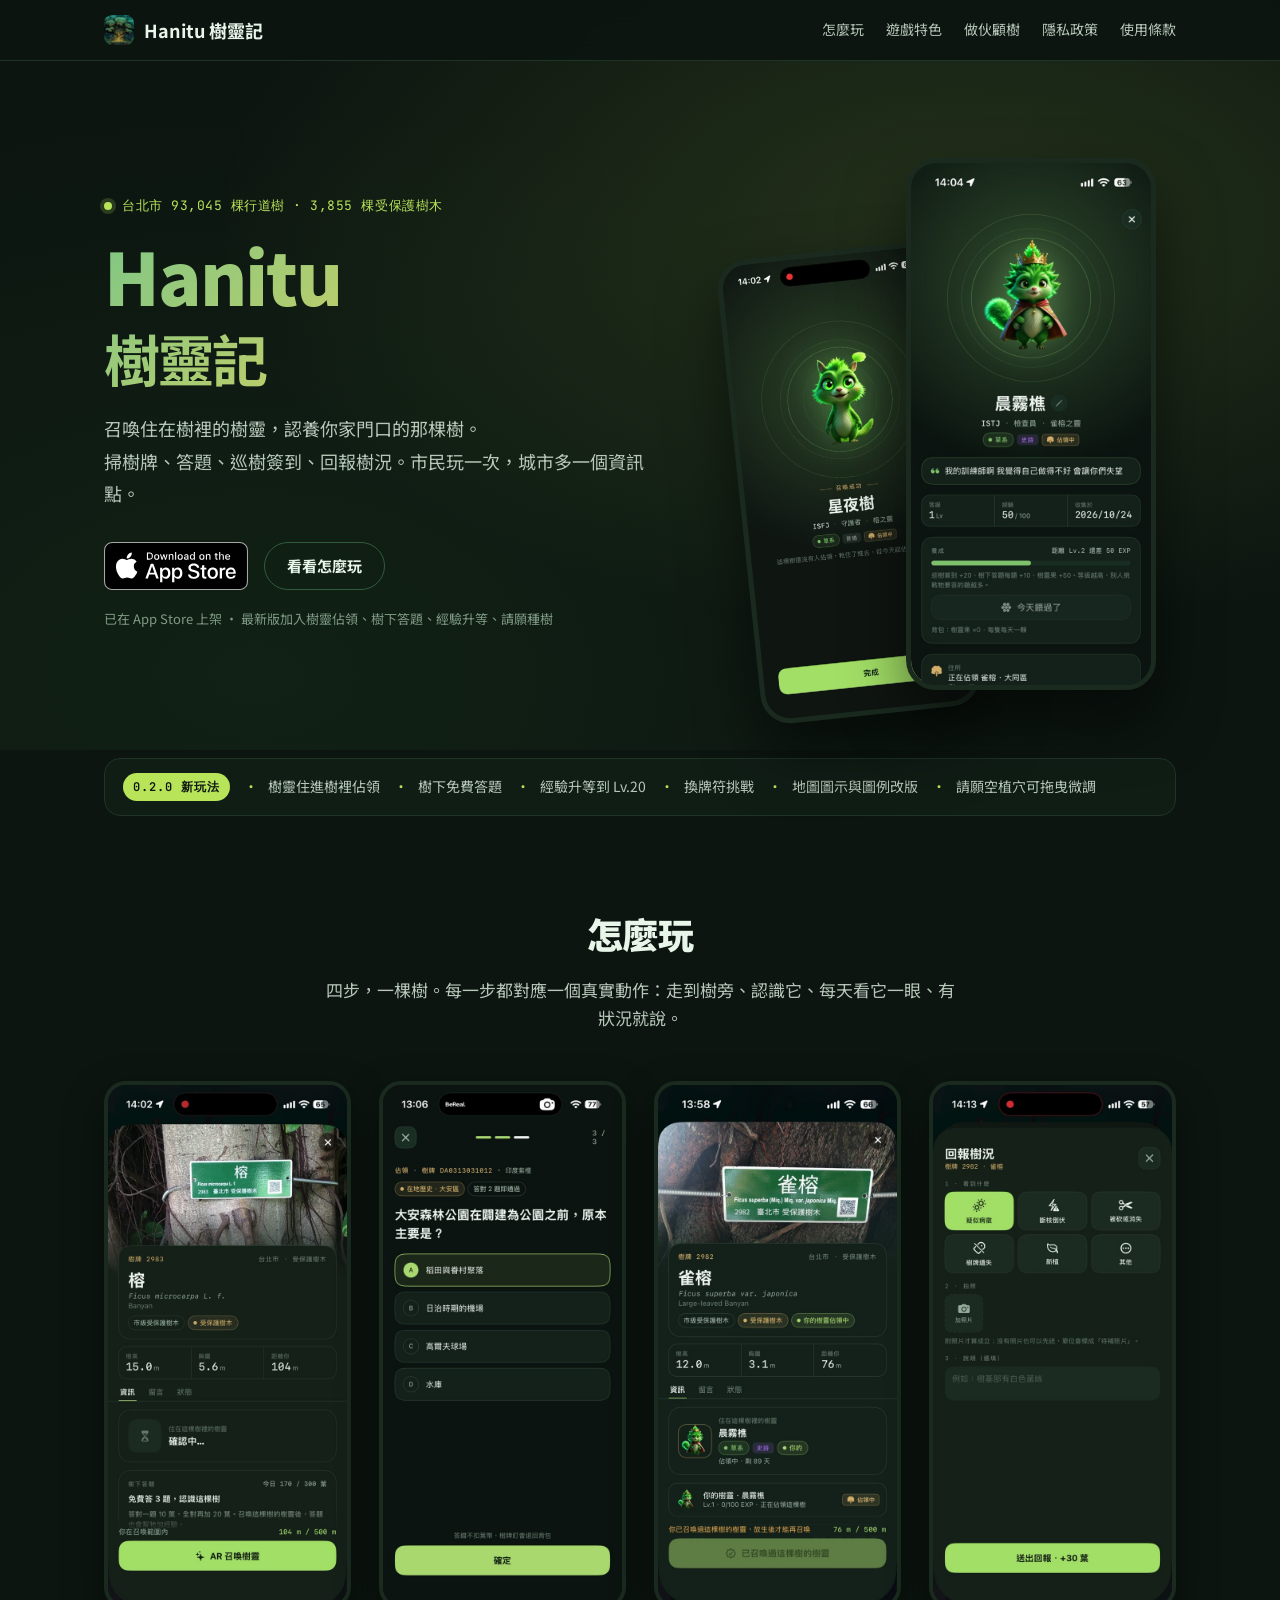
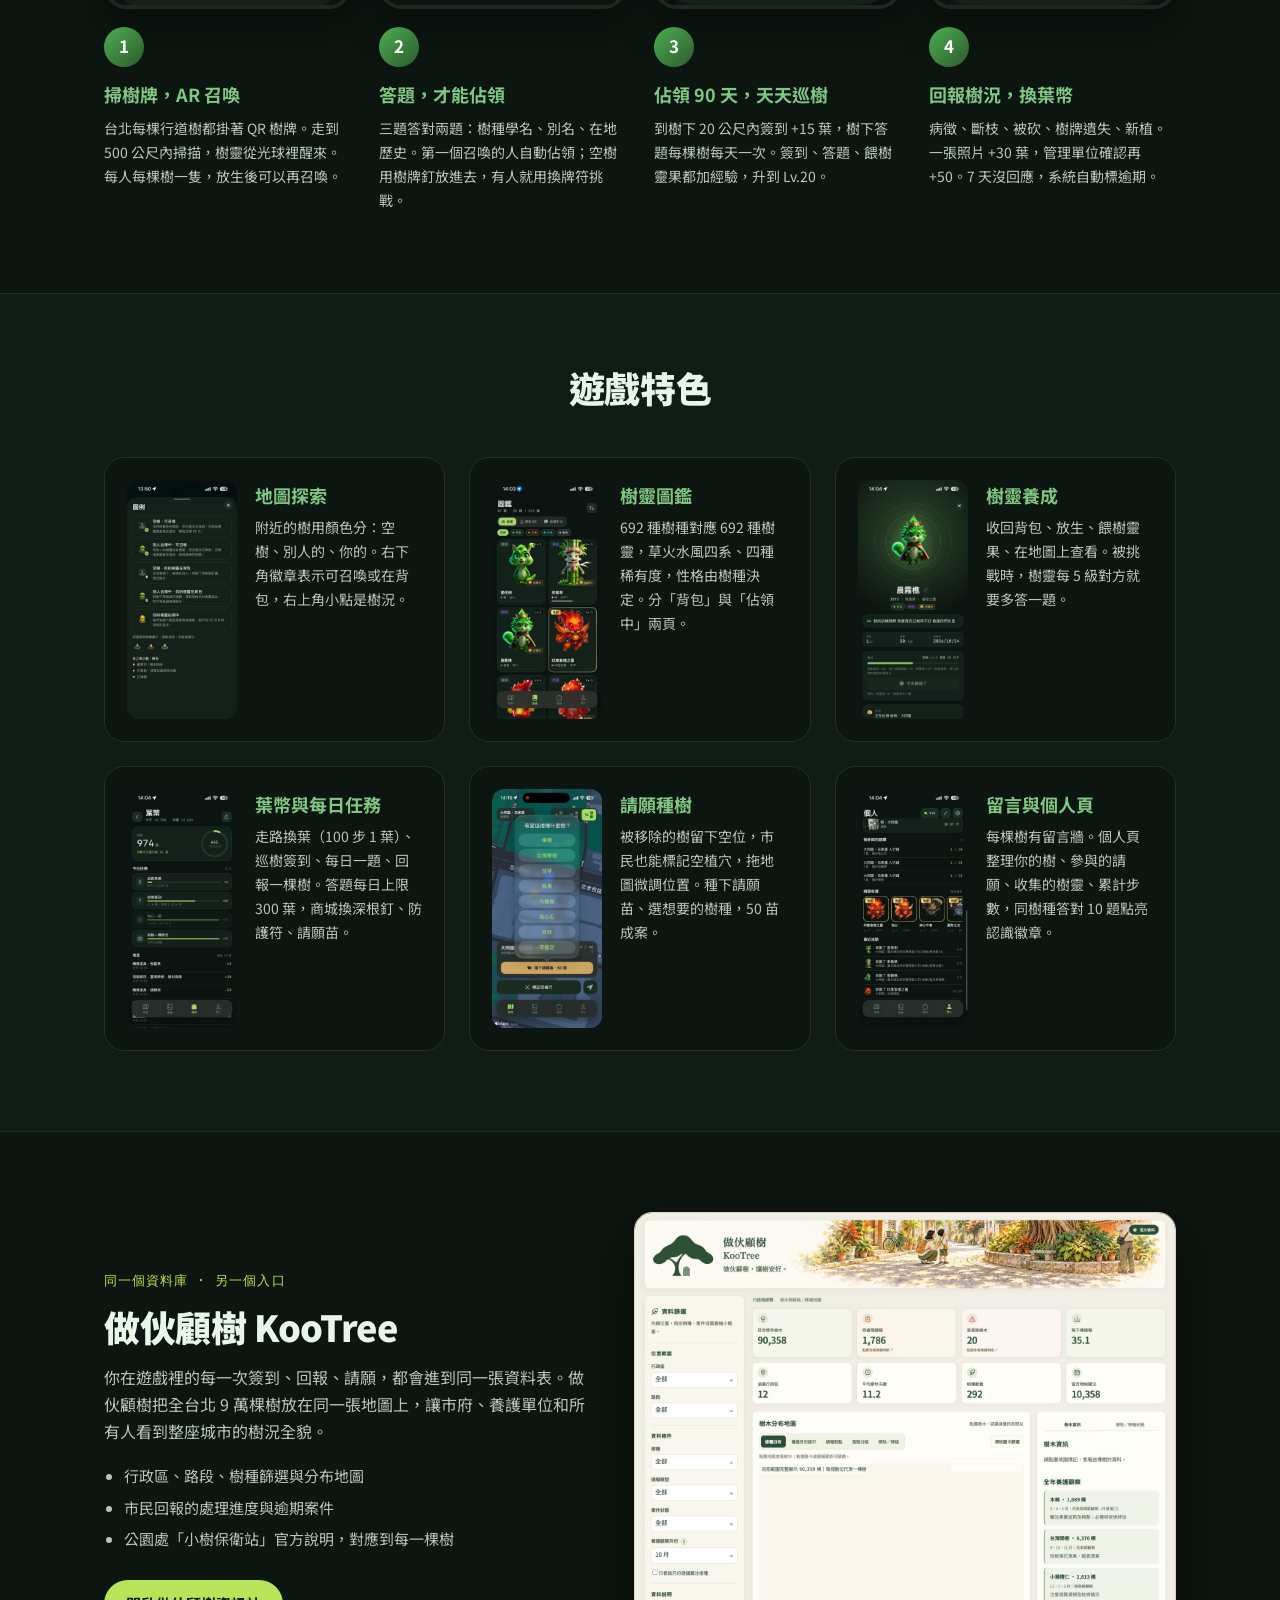
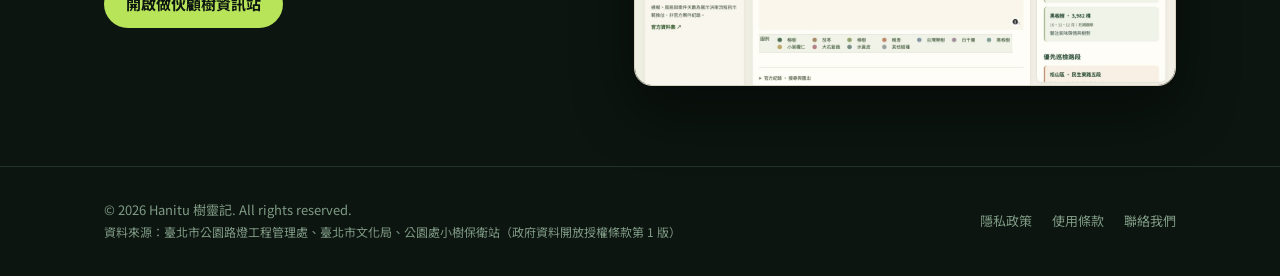
<file: index.html>
<!DOCTYPE html>
<html lang="zh-Hant">
<head>
    <meta charset="UTF-8">
    <meta name="viewport" content="width=device-width, initial-scale=1.0">
    <title>Hanitu 樹靈記 — 召喚樹靈，認養你家門口的那棵樹</title>
    <meta name="description" content="Hanitu 樹靈記是一款走在台北街頭的收集遊戲：掃樹牌召喚樹靈、答題佔領 90 天、每天巡樹簽到、回報樹況、為被移除的樹種下請願苗。市民玩一次，城市多一個資訊點。">
    <meta property="og:title" content="Hanitu 樹靈記 — 召喚樹靈，認養你家門口的那棵樹">
    <meta property="og:description" content="掃樹牌召喚樹靈、答題佔領 90 天、巡樹簽到、回報樹況、請願種樹。市民玩一次，城市多一個資訊點。">
    <meta property="og:image" content="https://hanitu.app/assets/og.jpg">
    <meta property="og:image:width" content="1200">
    <meta property="og:image:height" content="630">
    <meta property="og:type" content="website">
    <meta property="og:url" content="https://hanitu.app/">
    <meta name="twitter:card" content="summary_large_image">
    <link rel="preconnect" href="https://fonts.googleapis.com">
    <link rel="preconnect" href="https://fonts.gstatic.com" crossorigin>
    <link href="https://fonts.googleapis.com/css2?family=Noto+Sans+TC:wght@400;500;700;900&family=JetBrains+Mono:wght@400;600&display=swap" rel="stylesheet">
    <link rel="stylesheet" href="style.css">
    <link rel="icon" type="image/png" href="assets/favicon-64.png">
    <link rel="apple-touch-icon" href="assets/icon.png">
</head>
<body>
    <nav class="navbar">
        <div class="container nav-content">
            <a href="index.html" class="logo">
                <img src="assets/icon.png" alt="" class="logo-icon">
                <span class="logo-text">Hanitu 樹靈記</span>
            </a>
            <div class="nav-links">
                <a href="#how">怎麼玩</a>
                <a href="#features">遊戲特色</a>
                <a href="#kootree">做伙顧樹</a>
                <a href="privacy.html">隱私政策</a>
                <a href="terms.html">使用條款</a>
            </div>
        </div>
    </nav>

    <!-- ===== Hero ===== -->
    <section class="hero">
        <div class="container hero-grid">
            <div class="hero-content">
                <span class="hero-tag">台北市 93,045 棵行道樹 · 3,855 棵受保護樹木</span>
                <h1>Hanitu<br><span class="hero-subtitle">樹靈記</span></h1>
                <p class="hero-desc">召喚住在樹裡的樹靈，認養你家門口的那棵樹。<br>掃樹牌、答題、巡樹簽到、回報樹況。市民玩一次，城市多一個資訊點。</p>
                <div class="hero-actions">
                    <a href="https://apps.apple.com/tw/app/hanitu/id6761250492" class="btn-download" aria-label="Download on the App Store" target="_blank" rel="noopener">
                        <img src="appstore-badge.svg" alt="Download on the App Store" class="appstore-badge">
                    </a>
                    <a href="#how" class="btn-ghost">看看怎麼玩</a>
                </div>
                <p class="hero-note">已在 App Store 上架 · 最新版加入樹靈佔領、樹下答題、經驗升等、請願種樹</p>
            </div>
            <div class="hero-art" aria-hidden="true">
                <img class="phone phone-a" src="assets/map.jpg" alt="">
                <img class="phone phone-b" src="assets/spirit.jpg" alt="">
            </div>
        </div>
    </section>

    <!-- ===== 新功能 ===== -->
    <section class="whatsnew">
        <div class="container">
            <div class="new-strip">
                <span class="new-label">0.2.0 新玩法</span>
                <span>樹靈住進樹裡佔領</span>
                <span>樹下免費答題</span>
                <span>經驗升等到 Lv.20</span>
                <span>換牌符挑戰</span>
                <span>地圖圖示與圖例改版</span>
                <span>請願空植穴可拖曳微調</span>
            </div>
        </div>
    </section>

    <!-- ===== 怎麼玩 ===== -->
    <section class="how-it-works" id="how">
        <div class="container">
            <h2>怎麼玩</h2>
            <p class="section-lede">四步，一棵樹。每一步都對應一個真實動作：走到樹旁、認識它、每天看它一眼、有狀況就說。</p>
            <div class="steps">
                <div class="step">
                    <img src="assets/ar.jpg" alt="用 AR 相機掃描樹牌召喚樹靈" loading="lazy">
                    <div class="step-number">1</div>
                    <h3>掃樹牌，AR 召喚</h3>
                    <p>台北每棵行道樹都掛著 QR 樹牌。走到 500 公尺內掃描，樹靈從光球裡醒來。每人每棵樹一隻，放生後可以再召喚。</p>
                </div>
                <div class="step">
                    <img src="assets/quiz.jpg" alt="佔領前的答題畫面" loading="lazy">
                    <div class="step-number">2</div>
                    <h3>答題，才能佔領</h3>
                    <p>三題答對兩題：樹種學名、別名、在地歷史。第一個召喚的人自動佔領；空樹用樹牌釘放進去，有人就用換牌符挑戰。</p>
                </div>
                <div class="step">
                    <img src="assets/tree.jpg" alt="樹木頁面，顯示住在樹裡的樹靈與佔領卡" loading="lazy">
                    <div class="step-number">3</div>
                    <h3>佔領 90 天，天天巡樹</h3>
                    <p>到樹下 20 公尺內簽到 +15 葉，樹下答題每棵樹每天一次。簽到、答題、餵樹靈果都加經驗，升到 Lv.20。</p>
                </div>
                <div class="step">
                    <img src="assets/report.jpg" alt="回報樹況表單" loading="lazy">
                    <div class="step-number">4</div>
                    <h3>回報樹況，換葉幣</h3>
                    <p>病徵、斷枝、被砍、樹牌遺失、新植。一張照片 +30 葉，管理單位確認再 +50。7 天沒回應，系統自動標逾期。</p>
                </div>
            </div>
        </div>
    </section>

    <!-- ===== 遊戲特色 ===== -->
    <section class="features" id="features">
        <div class="container">
            <h2>遊戲特色</h2>
            <div class="feature-grid">
                <div class="feature-card">
                    <img src="assets/legend.jpg" alt="地圖圖例" loading="lazy">
                    <div>
                        <h3>地圖探索</h3>
                        <p>附近的樹用顏色分：空樹、別人的、你的。右下角徽章表示可召喚或在背包，右上角小點是樹況。</p>
                    </div>
                </div>
                <div class="feature-card">
                    <img src="assets/dex.jpg" alt="樹靈圖鑑" loading="lazy">
                    <div>
                        <h3>樹靈圖鑑</h3>
                        <p>692 種樹種對應 692 種樹靈，草火水風四系、四種稀有度，性格由樹種決定。分「背包」與「佔領中」兩頁。</p>
                    </div>
                </div>
                <div class="feature-card">
                    <img src="assets/spirit.jpg" alt="樹靈養成畫面" loading="lazy">
                    <div>
                        <h3>樹靈養成</h3>
                        <p>收回背包、放生、餵樹靈果、在地圖上查看。被挑戰時，樹靈每 5 級對方就要多答一題。</p>
                    </div>
                </div>
                <div class="feature-card">
                    <img src="assets/leaf.jpg" alt="葉幣與每日任務" loading="lazy">
                    <div>
                        <h3>葉幣與每日任務</h3>
                        <p>走路換葉（100 步 1 葉）、巡樹簽到、每日一題、回報一棵樹。答題每日上限 300 葉，商城換深根釘、防護符、請願苗。</p>
                    </div>
                </div>
                <div class="feature-card">
                    <img src="assets/petition.jpg" alt="請願模式地圖" loading="lazy">
                    <div>
                        <h3>請願種樹</h3>
                        <p>被移除的樹留下空位，市民也能標記空植穴，拖地圖微調位置。種下請願苗、選想要的樹種，50 苗成案。</p>
                    </div>
                </div>
                <div class="feature-card">
                    <img src="assets/profile.jpg" alt="個人頁" loading="lazy">
                    <div>
                        <h3>留言與個人頁</h3>
                        <p>每棵樹有留言牆。個人頁整理你的樹、參與的請願、收集的樹靈、累計步數，同樹種答對 10 題點亮認識徽章。</p>
                    </div>
                </div>
            </div>
        </div>
    </section>

    <!-- ===== 做伙顧樹 ===== -->
    <section class="kootree" id="kootree">
        <div class="container kootree-grid">
            <div class="kootree-copy">
                <span class="kicker">同一個資料庫 · 另一個入口</span>
                <h2>做伙顧樹 KooTree</h2>
                <p>你在遊戲裡的每一次簽到、回報、請願，都會進到同一張資料表。做伙顧樹把全台北 9 萬棵樹放在同一張地圖上，讓市府、養護單位和所有人看到整座城市的樹況全貌。</p>
                <ul>
                    <li>行政區、路段、樹種篩選與分布地圖</li>
                    <li>市民回報的處理進度與逾期案件</li>
                    <li>公園處「小樹保衛站」官方說明，對應到每一棵樹</li>
                </ul>
                <a href="https://kootree-hanitu.nelsonliu.run/dashboard/" class="btn-primary" target="_blank" rel="noopener">開啟做伙顧樹資訊站</a>
            </div>
            <a href="https://kootree-hanitu.nelsonliu.run/dashboard/" target="_blank" rel="noopener" class="kootree-shot">
                <img src="assets/dashboard.jpg" alt="做伙顧樹資訊站畫面" loading="lazy">
            </a>
        </div>
    </section>

    <footer>
        <div class="container footer-content">
            <p>&copy; 2026 Hanitu 樹靈記. All rights reserved.<br><span class="footer-src">資料來源：臺北市公園路燈工程管理處、臺北市文化局、公園處小樹保衛站（政府資料開放授權條款第 1 版）</span></p>
            <div class="footer-links">
                <a href="privacy.html">隱私政策</a>
                <a href="terms.html">使用條款</a>
                <a href="mailto:danny80916kimo@gmail.com">聯絡我們</a>
            </div>
        </div>
    </footer>
</body>
</html>
</file>
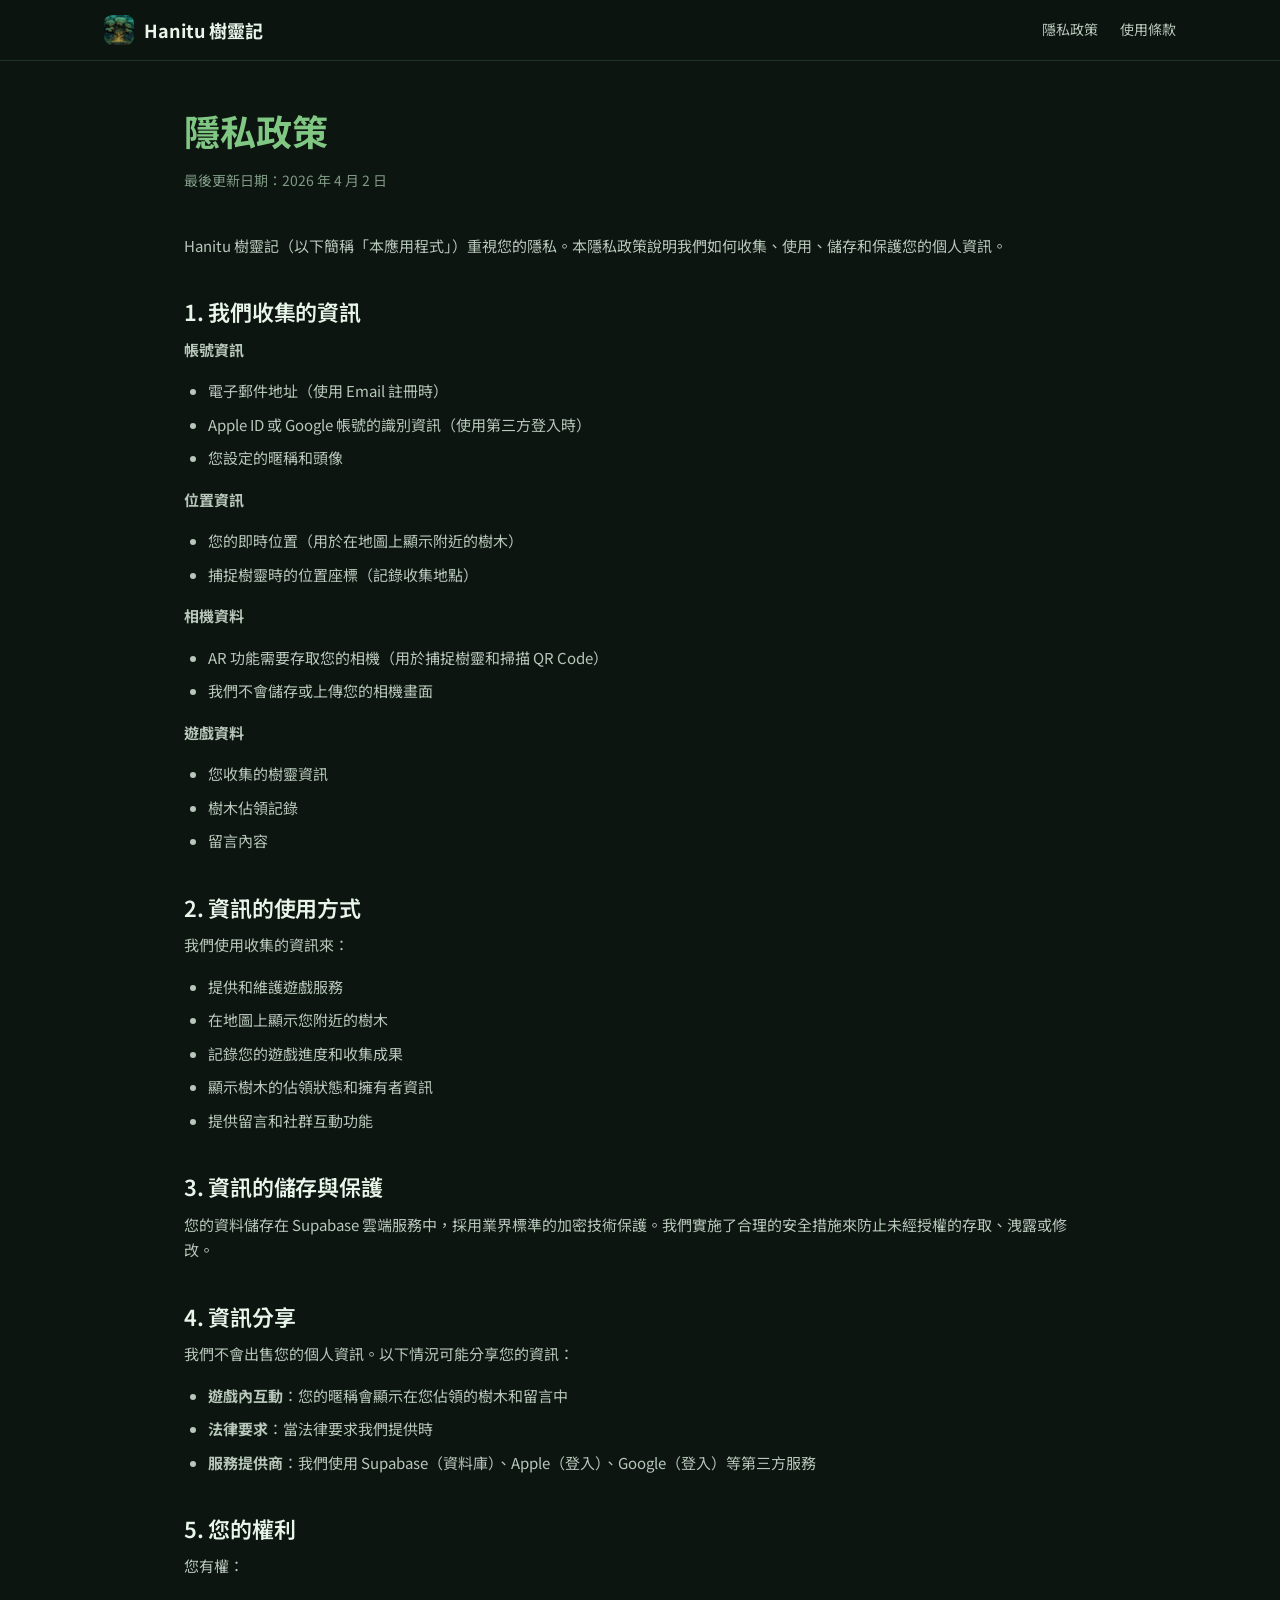
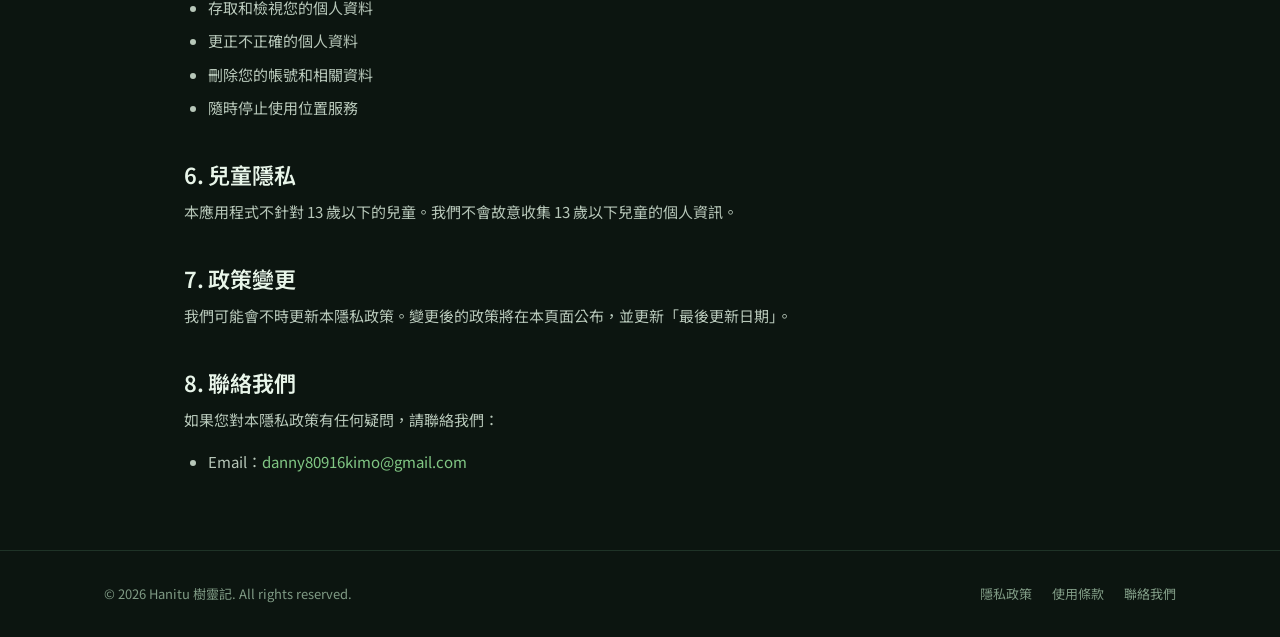
<file: privacy.html>
<!DOCTYPE html>
<html lang="zh-Hant">
<head>
    <meta charset="UTF-8">
    <meta name="viewport" content="width=device-width, initial-scale=1.0">
    <title>隱私政策 — Hanitu 樹靈記</title>
    <link rel="stylesheet" href="style.css">
    <link rel="icon" type="image/png" href="assets/favicon-64.png">
    <link href="https://fonts.googleapis.com/css2?family=Noto+Sans+TC:wght@400;500;700;900&display=swap" rel="stylesheet">
</head>
<body>
    <nav class="navbar">
        <div class="container nav-content">
            <a href="index.html" class="logo">
                <img src="assets/icon.png" alt="" class="logo-icon">
                <span class="logo-text">Hanitu 樹靈記</span>
            </a>
            <div class="nav-links">
                <a href="privacy.html">隱私政策</a>
                <a href="terms.html">使用條款</a>
            </div>
        </div>
    </nav>

    <section class="page-content">
        <div class="container">
            <h1>隱私政策</h1>
            <p class="last-updated">最後更新日期：2026 年 4 月 2 日</p>

            <p>Hanitu 樹靈記（以下簡稱「本應用程式」）重視您的隱私。本隱私政策說明我們如何收集、使用、儲存和保護您的個人資訊。</p>

            <h2>1. 我們收集的資訊</h2>

            <p><strong>帳號資訊</strong></p>
            <ul>
                <li>電子郵件地址（使用 Email 註冊時）</li>
                <li>Apple ID 或 Google 帳號的識別資訊（使用第三方登入時）</li>
                <li>您設定的暱稱和頭像</li>
            </ul>

            <p><strong>位置資訊</strong></p>
            <ul>
                <li>您的即時位置（用於在地圖上顯示附近的樹木）</li>
                <li>捕捉樹靈時的位置座標（記錄收集地點）</li>
            </ul>

            <p><strong>相機資料</strong></p>
            <ul>
                <li>AR 功能需要存取您的相機（用於捕捉樹靈和掃描 QR Code）</li>
                <li>我們不會儲存或上傳您的相機畫面</li>
            </ul>

            <p><strong>遊戲資料</strong></p>
            <ul>
                <li>您收集的樹靈資訊</li>
                <li>樹木佔領記錄</li>
                <li>留言內容</li>
            </ul>

            <h2>2. 資訊的使用方式</h2>
            <p>我們使用收集的資訊來：</p>
            <ul>
                <li>提供和維護遊戲服務</li>
                <li>在地圖上顯示您附近的樹木</li>
                <li>記錄您的遊戲進度和收集成果</li>
                <li>顯示樹木的佔領狀態和擁有者資訊</li>
                <li>提供留言和社群互動功能</li>
            </ul>

            <h2>3. 資訊的儲存與保護</h2>
            <p>您的資料儲存在 Supabase 雲端服務中，採用業界標準的加密技術保護。我們實施了合理的安全措施來防止未經授權的存取、洩露或修改。</p>

            <h2>4. 資訊分享</h2>
            <p>我們不會出售您的個人資訊。以下情況可能分享您的資訊：</p>
            <ul>
                <li><strong>遊戲內互動</strong>：您的暱稱會顯示在您佔領的樹木和留言中</li>
                <li><strong>法律要求</strong>：當法律要求我們提供時</li>
                <li><strong>服務提供商</strong>：我們使用 Supabase（資料庫）、Apple（登入）、Google（登入）等第三方服務</li>
            </ul>

            <h2>5. 您的權利</h2>
            <p>您有權：</p>
            <ul>
                <li>存取和檢視您的個人資料</li>
                <li>更正不正確的個人資料</li>
                <li>刪除您的帳號和相關資料</li>
                <li>隨時停止使用位置服務</li>
            </ul>

            <h2>6. 兒童隱私</h2>
            <p>本應用程式不針對 13 歲以下的兒童。我們不會故意收集 13 歲以下兒童的個人資訊。</p>

            <h2>7. 政策變更</h2>
            <p>我們可能會不時更新本隱私政策。變更後的政策將在本頁面公布，並更新「最後更新日期」。</p>

            <h2>8. 聯絡我們</h2>
            <p>如果您對本隱私政策有任何疑問，請聯絡我們：</p>
            <ul>
                <li>Email：<a href="mailto:danny80916kimo@gmail.com">danny80916kimo@gmail.com</a></li>
            </ul>
        </div>
    </section>

    <footer>
        <div class="container footer-content">
            <p>&copy; 2026 Hanitu 樹靈記. All rights reserved.</p>
            <div class="footer-links">
                <a href="privacy.html">隱私政策</a>
                <a href="terms.html">使用條款</a>
                <a href="mailto:danny80916kimo@gmail.com">聯絡我們</a>
            </div>
        </div>
    </footer>
</body>
</html>
</file>
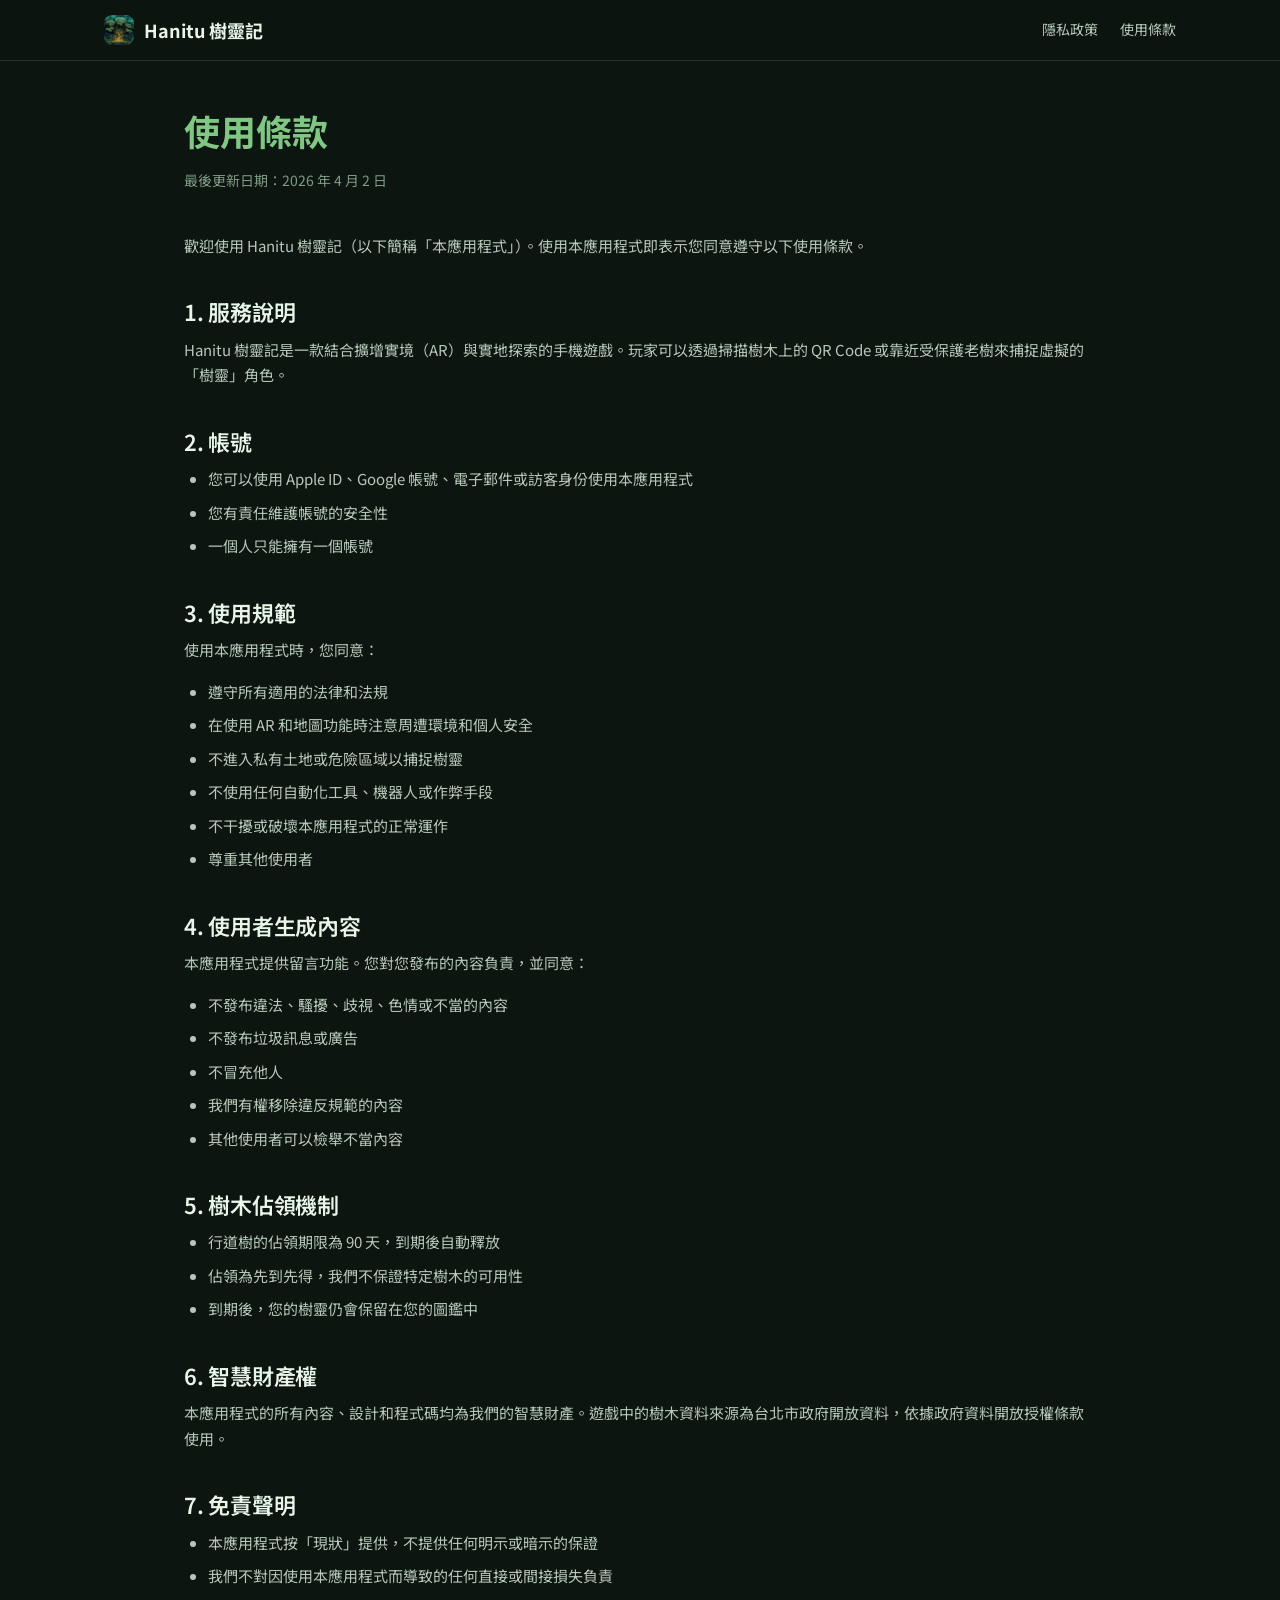
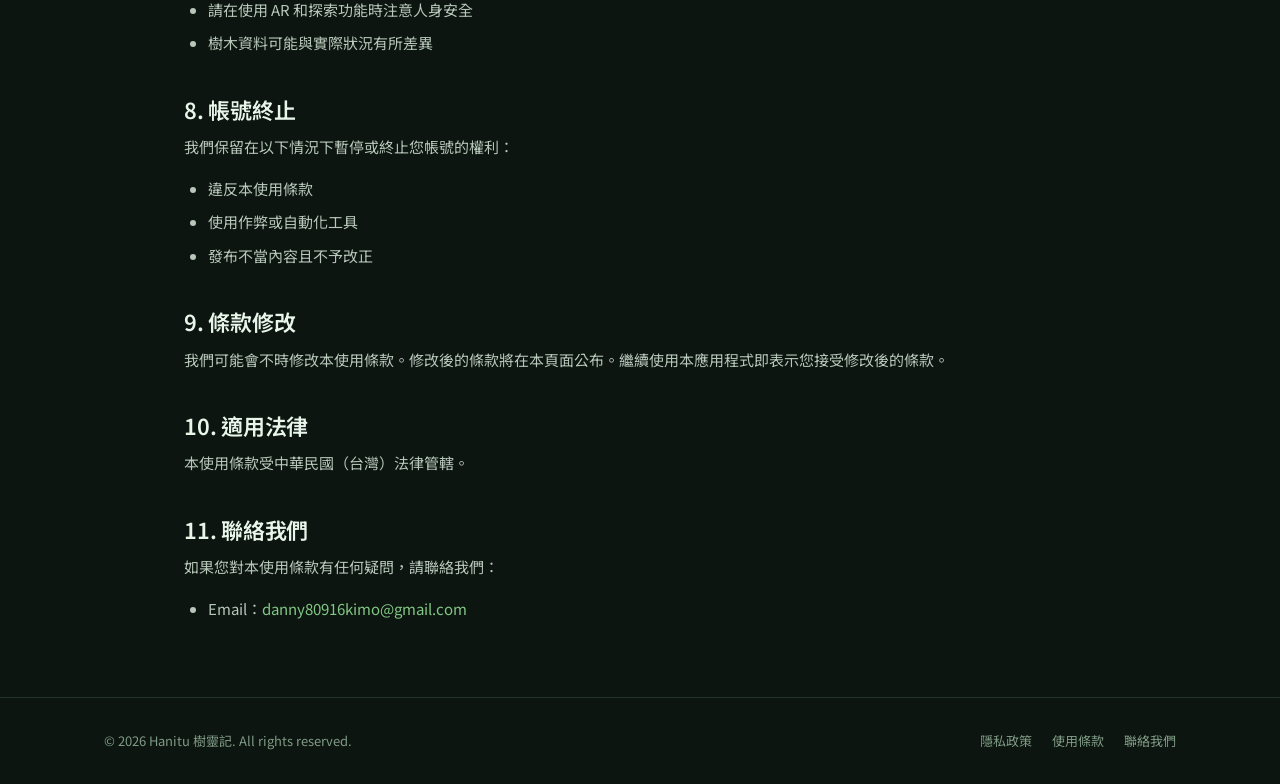
<file: terms.html>
<!DOCTYPE html>
<html lang="zh-Hant">
<head>
    <meta charset="UTF-8">
    <meta name="viewport" content="width=device-width, initial-scale=1.0">
    <title>使用條款 — Hanitu 樹靈記</title>
    <link rel="stylesheet" href="style.css">
    <link rel="icon" type="image/png" href="assets/favicon-64.png">
    <link href="https://fonts.googleapis.com/css2?family=Noto+Sans+TC:wght@400;500;700;900&display=swap" rel="stylesheet">
</head>
<body>
    <nav class="navbar">
        <div class="container nav-content">
            <a href="index.html" class="logo">
                <img src="assets/icon.png" alt="" class="logo-icon">
                <span class="logo-text">Hanitu 樹靈記</span>
            </a>
            <div class="nav-links">
                <a href="privacy.html">隱私政策</a>
                <a href="terms.html">使用條款</a>
            </div>
        </div>
    </nav>

    <section class="page-content">
        <div class="container">
            <h1>使用條款</h1>
            <p class="last-updated">最後更新日期：2026 年 4 月 2 日</p>

            <p>歡迎使用 Hanitu 樹靈記（以下簡稱「本應用程式」）。使用本應用程式即表示您同意遵守以下使用條款。</p>

            <h2>1. 服務說明</h2>
            <p>Hanitu 樹靈記是一款結合擴增實境（AR）與實地探索的手機遊戲。玩家可以透過掃描樹木上的 QR Code 或靠近受保護老樹來捕捉虛擬的「樹靈」角色。</p>

            <h2>2. 帳號</h2>
            <ul>
                <li>您可以使用 Apple ID、Google 帳號、電子郵件或訪客身份使用本應用程式</li>
                <li>您有責任維護帳號的安全性</li>
                <li>一個人只能擁有一個帳號</li>
            </ul>

            <h2>3. 使用規範</h2>
            <p>使用本應用程式時，您同意：</p>
            <ul>
                <li>遵守所有適用的法律和法規</li>
                <li>在使用 AR 和地圖功能時注意周遭環境和個人安全</li>
                <li>不進入私有土地或危險區域以捕捉樹靈</li>
                <li>不使用任何自動化工具、機器人或作弊手段</li>
                <li>不干擾或破壞本應用程式的正常運作</li>
                <li>尊重其他使用者</li>
            </ul>

            <h2>4. 使用者生成內容</h2>
            <p>本應用程式提供留言功能。您對您發布的內容負責，並同意：</p>
            <ul>
                <li>不發布違法、騷擾、歧視、色情或不當的內容</li>
                <li>不發布垃圾訊息或廣告</li>
                <li>不冒充他人</li>
                <li>我們有權移除違反規範的內容</li>
                <li>其他使用者可以檢舉不當內容</li>
            </ul>

            <h2>5. 樹木佔領機制</h2>
            <ul>
                <li>行道樹的佔領期限為 90 天，到期後自動釋放</li>
                <li>佔領為先到先得，我們不保證特定樹木的可用性</li>
                <li>到期後，您的樹靈仍會保留在您的圖鑑中</li>
            </ul>

            <h2>6. 智慧財產權</h2>
            <p>本應用程式的所有內容、設計和程式碼均為我們的智慧財產。遊戲中的樹木資料來源為台北市政府開放資料，依據政府資料開放授權條款使用。</p>

            <h2>7. 免責聲明</h2>
            <ul>
                <li>本應用程式按「現狀」提供，不提供任何明示或暗示的保證</li>
                <li>我們不對因使用本應用程式而導致的任何直接或間接損失負責</li>
                <li>請在使用 AR 和探索功能時注意人身安全</li>
                <li>樹木資料可能與實際狀況有所差異</li>
            </ul>

            <h2>8. 帳號終止</h2>
            <p>我們保留在以下情況下暫停或終止您帳號的權利：</p>
            <ul>
                <li>違反本使用條款</li>
                <li>使用作弊或自動化工具</li>
                <li>發布不當內容且不予改正</li>
            </ul>

            <h2>9. 條款修改</h2>
            <p>我們可能會不時修改本使用條款。修改後的條款將在本頁面公布。繼續使用本應用程式即表示您接受修改後的條款。</p>

            <h2>10. 適用法律</h2>
            <p>本使用條款受中華民國（台灣）法律管轄。</p>

            <h2>11. 聯絡我們</h2>
            <p>如果您對本使用條款有任何疑問，請聯絡我們：</p>
            <ul>
                <li>Email：<a href="mailto:danny80916kimo@gmail.com">danny80916kimo@gmail.com</a></li>
            </ul>
        </div>
    </section>

    <footer>
        <div class="container footer-content">
            <p>&copy; 2026 Hanitu 樹靈記. All rights reserved.</p>
            <div class="footer-links">
                <a href="privacy.html">隱私政策</a>
                <a href="terms.html">使用條款</a>
                <a href="mailto:danny80916kimo@gmail.com">聯絡我們</a>
            </div>
        </div>
    </footer>
</body>
</html>
</file>
<file: style.css>
/* === Reset & Base === */
*, *::before, *::after {
    margin: 0;
    padding: 0;
    box-sizing: border-box;
}

:root {
    --green-dark: #1a3a1a;
    --green-mid: #2d5a2d;
    --green-light: #4caf50;
    --green-glow: #81c784;
    --lime: #b8e45a;
    --gold: #ffd54f;
    --gold-dark: #f9a825;
    --bg-dark: #0c1510;
    --bg-panel: #101d15;
    --bg-card: #142319;
    --line: #1f3327;
    --line-strong: #2f5c3b;
    --text-primary: #e8f5e9;
    --text-secondary: #b7c7b9;
    --text-muted: #7f9a84;
    --mono: "JetBrains Mono", ui-monospace, Menlo, monospace;
}

html {
    scroll-behavior: smooth;
}

body {
    font-family: "Noto Sans TC", -apple-system, BlinkMacSystemFont, "PingFang TC", sans-serif;
    background-color: var(--bg-dark);
    color: var(--text-primary);
    line-height: 1.7;
    -webkit-font-smoothing: antialiased;
}

img { max-width: 100%; display: block; }

.container {
    max-width: 1120px;
    margin: 0 auto;
    padding: 0 24px;
}

a {
    color: var(--green-glow);
    text-decoration: none;
    transition: color 0.2s;
}

a:hover {
    color: var(--lime);
}

h2 {
    font-size: 36px;
    font-weight: 900;
    letter-spacing: -0.01em;
    line-height: 1.2;
}

.section-lede {
    text-align: center;
    max-width: 640px;
    margin: -28px auto 48px;
    color: var(--text-secondary);
    font-size: 17px;
}

/* === Navbar === */
.navbar {
    position: fixed;
    top: 0;
    left: 0;
    right: 0;
    z-index: 100;
    background: rgba(12, 21, 16, 0.9);
    backdrop-filter: blur(12px);
    border-bottom: 1px solid var(--line);
}

.nav-content {
    display: flex;
    align-items: center;
    justify-content: space-between;
    height: 60px;
}

.logo {
    display: flex;
    align-items: center;
    gap: 10px;
    font-weight: 700;
    font-size: 18px;
    color: var(--text-primary);
}

.logo:hover {
    color: var(--green-glow);
}

.logo-icon {
    width: 30px;
    height: 30px;
    border-radius: 8px;
    font-size: 24px;
}

.nav-links {
    display: flex;
    gap: 22px;
}

.nav-links a {
    color: var(--text-secondary);
    font-size: 14px;
}

/* === Hero === */
.hero {
    padding: 130px 0 60px;
    background:
        radial-gradient(ellipse at 75% 30%, rgba(184, 228, 90, 0.14) 0%, transparent 55%),
        radial-gradient(ellipse at 20% 90%, rgba(76, 175, 80, 0.08) 0%, transparent 60%);
}

.hero-grid {
    display: flex;
    align-items: center;
    gap: 48px;
    flex-wrap: wrap;
}

.hero-content {
    flex: 1 1 460px;
    min-width: 0;
}

.hero-tag {
    display: inline-flex;
    align-items: center;
    gap: 10px;
    font-family: var(--mono);
    font-size: 13px;
    color: var(--lime);
    letter-spacing: 0.04em;
    margin-bottom: 20px;
}

.hero-tag::before {
    content: "";
    width: 8px;
    height: 8px;
    border-radius: 50%;
    background: var(--lime);
    box-shadow: 0 0 0 4px rgba(184, 228, 90, 0.18);
}

.hero h1 {
    font-size: 72px;
    font-weight: 900;
    letter-spacing: -2px;
    line-height: 1.05;
    background: linear-gradient(135deg, var(--green-glow), var(--gold));
    -webkit-background-clip: text;
    -webkit-text-fill-color: transparent;
    background-clip: text;
}

.hero-subtitle {
    font-size: 56px;
    font-weight: 700;
}

.hero-desc {
    margin-top: 24px;
    font-size: 18px;
    color: var(--text-secondary);
    max-width: 560px;
    line-height: 1.8;
}

.hero-actions {
    display: flex;
    align-items: center;
    gap: 16px;
    flex-wrap: wrap;
    margin-top: 32px;
}

.btn-download {
    display: inline-block;
}

.appstore-badge {
    height: 48px;
    transition: transform 0.2s;
}

.appstore-badge:hover {
    transform: scale(1.05);
}

.btn-ghost,
.btn-primary {
    display: inline-flex;
    align-items: center;
    min-height: 48px;
    padding: 0 22px;
    border-radius: 999px;
    font-weight: 700;
    font-size: 15px;
    white-space: nowrap;
}

.btn-ghost {
    border: 1px solid var(--line-strong);
    color: var(--text-primary);
}

.btn-ghost:hover {
    border-color: var(--lime);
    color: var(--text-primary);
}

.btn-primary {
    background: var(--lime);
    color: var(--bg-dark);
}

.btn-primary:hover {
    background: #d6f58c;
    color: var(--bg-dark);
}

.hero-note {
    margin-top: 18px;
    font-size: 13px;
    color: var(--text-muted);
}

.hero-art {
    flex: 0 1 460px;
    min-width: 0;
    display: flex;
    justify-content: center;
    align-items: flex-end;
    min-height: 560px;
}

.phone {
    border-radius: 30px;
    border: 5px solid #1a2a1f;
    box-shadow: 0 30px 60px rgba(0, 0, 0, 0.5);
}

.phone-a {
    width: 220px;
    transform: rotate(-6deg) translateY(26px);
}

.phone-b {
    width: 250px;
    margin-left: -50px;
    position: relative;
    z-index: 1;
}

/* === What's new strip === */
.whatsnew {
    padding: 8px 0 24px;
}

.new-strip {
    display: flex;
    flex-wrap: wrap;
    align-items: center;
    gap: 10px 14px;
    padding: 14px 18px;
    border-radius: 16px;
    background: var(--bg-panel);
    border: 1px solid var(--line);
    font-size: 14px;
    color: var(--text-secondary);
}

.new-strip span:not(.new-label)::before {
    content: "·";
    color: var(--lime);
    margin-right: 10px;
}

.new-label {
    font-family: var(--mono);
    font-size: 12px;
    letter-spacing: 0.08em;
    padding: 4px 10px;
    border-radius: 999px;
    background: var(--lime);
    color: var(--bg-dark);
    font-weight: 600;
}

/* === How It Works === */
.how-it-works {
    padding: 72px 0 80px;
}

.features h2,
.how-it-works h2 {
    text-align: center;
    margin-bottom: 48px;
    color: var(--text-primary);
}

.steps {
    display: grid;
    grid-template-columns: repeat(4, 1fr);
    gap: 28px;
}

.step {
    text-align: left;
    position: relative;
}

.step img {
    width: 100%;
    border-radius: 22px;
    border: 4px solid #1a2a1f;
    margin-bottom: 18px;
    box-shadow: 0 16px 40px rgba(0, 0, 0, 0.4);
}

.step-number {
    width: 40px;
    height: 40px;
    border-radius: 50%;
    background: linear-gradient(135deg, var(--green-light), var(--green-mid));
    color: white;
    font-size: 17px;
    font-weight: 700;
    display: flex;
    align-items: center;
    justify-content: center;
    margin: 0 0 12px;
}

.step h3 {
    font-size: 18px;
    font-weight: 700;
    margin-bottom: 8px;
    color: var(--green-glow);
}

.step p {
    font-size: 14px;
    color: var(--text-secondary);
    line-height: 1.7;
}

/* === Features === */
.features {
    padding: 72px 0 80px;
    background: var(--bg-panel);
    border-top: 1px solid var(--line);
    border-bottom: 1px solid var(--line);
}

.feature-grid {
    display: grid;
    grid-template-columns: repeat(3, 1fr);
    gap: 24px;
}

.feature-card {
    background: var(--bg-dark);
    border: 1px solid var(--line);
    border-radius: 20px;
    padding: 22px;
    display: flex;
    gap: 18px;
    align-items: flex-start;
    text-align: left;
    transition: transform 0.2s, border-color 0.2s;
}

.feature-card:hover {
    transform: translateY(-4px);
    border-color: var(--line-strong);
}

.feature-card img {
    width: 110px;
    border-radius: 12px;
    flex: 0 0 auto;
}

.feature-card h3 {
    font-size: 18px;
    font-weight: 700;
    margin-bottom: 6px;
    color: var(--green-glow);
}

.feature-card p {
    font-size: 14px;
    color: var(--text-secondary);
    line-height: 1.7;
}

/* === KooTree === */
.kootree {
    padding: 80px 0;
}

.kootree-grid {
    display: flex;
    align-items: center;
    gap: 48px;
    flex-wrap: wrap;
}

.kootree-copy {
    flex: 1 1 400px;
    min-width: 0;
}

.kicker {
    display: block;
    font-family: var(--mono);
    font-size: 13px;
    letter-spacing: 0.08em;
    color: var(--lime);
    margin-bottom: 12px;
}

.kootree-copy h2 {
    margin-bottom: 16px;
}

.kootree-copy p {
    color: var(--text-secondary);
    font-size: 16px;
    margin-bottom: 18px;
}

.kootree-copy ul {
    padding-left: 20px;
    color: var(--text-secondary);
    font-size: 15px;
    margin-bottom: 28px;
}

.kootree-copy li {
    margin-bottom: 6px;
}

.kootree-shot {
    flex: 1 1 460px;
    min-width: 0;
    border-radius: 18px;
    overflow: hidden;
    border: 1px solid #d9d4c4;
    box-shadow: 0 24px 60px rgba(0, 0, 0, 0.45);
}

.kootree-shot img {
    width: 100%;
}

/* === Footer === */
footer {
    padding: 32px 0;
    border-top: 1px solid var(--line);
}

.footer-content {
    display: flex;
    align-items: center;
    justify-content: space-between;
    gap: 16px;
}

.footer-content p {
    font-size: 13px;
    color: var(--text-muted);
}

.footer-src {
    font-size: 12px;
}

.footer-links {
    display: flex;
    gap: 20px;
    flex-shrink: 0;
}

.footer-links a {
    font-size: 13px;
    color: var(--text-muted);
}

/* === Page Layout (for privacy/terms) === */
.page-content {
    padding: 100px 0 60px;
    min-height: calc(100vh - 92px);
}

.page-content .container {
    max-width: 960px;
}

.page-content h1 {
    font-size: 36px;
    font-weight: 700;
    margin-bottom: 8px;
    color: var(--green-glow);
}

.page-content .last-updated {
    font-size: 14px;
    color: var(--text-muted);
    margin-bottom: 40px;
}

.page-content h2 {
    font-size: 22px;
    font-weight: 600;
    margin-top: 40px;
    margin-bottom: 12px;
    color: var(--text-primary);
}

.page-content p,
.page-content ul {
    font-size: 15px;
    color: var(--text-secondary);
    margin-bottom: 16px;
}

.page-content ul {
    padding-left: 24px;
}

.page-content li {
    margin-bottom: 8px;
}

/* === Responsive === */
@media (max-width: 900px) {
    .steps {
        grid-template-columns: repeat(2, 1fr);
    }

    .feature-grid {
        grid-template-columns: repeat(2, 1fr);
    }
}

@media (max-width: 768px) {
    .container { padding: 0 16px; }

    .nav-links { gap: 14px; }
    .nav-links a:nth-child(-n+3) { display: none; }

    .hero { padding: 100px 0 40px; }

    .hero h1 {
        font-size: 48px;
    }

    .hero-subtitle {
        font-size: 38px;
    }

    .hero-desc {
        font-size: 16px;
    }

    .hero-art {
        min-height: 0;
        flex-basis: 100%;
    }

    .phone-a { width: 42%; }
    .phone-b { width: 48%; margin-left: -8%; }

    h2 { font-size: 28px; }

    .steps {
        grid-template-columns: repeat(2, 1fr);
        gap: 18px;
    }

    .step h3 { font-size: 16px; }
    .step p { font-size: 13px; }

    .feature-grid {
        grid-template-columns: 1fr;
        gap: 16px;
    }

    .feature-card img { width: 96px; }

    .footer-content {
        flex-direction: column;
        gap: 12px;
        text-align: center;
    }
}
</file>
